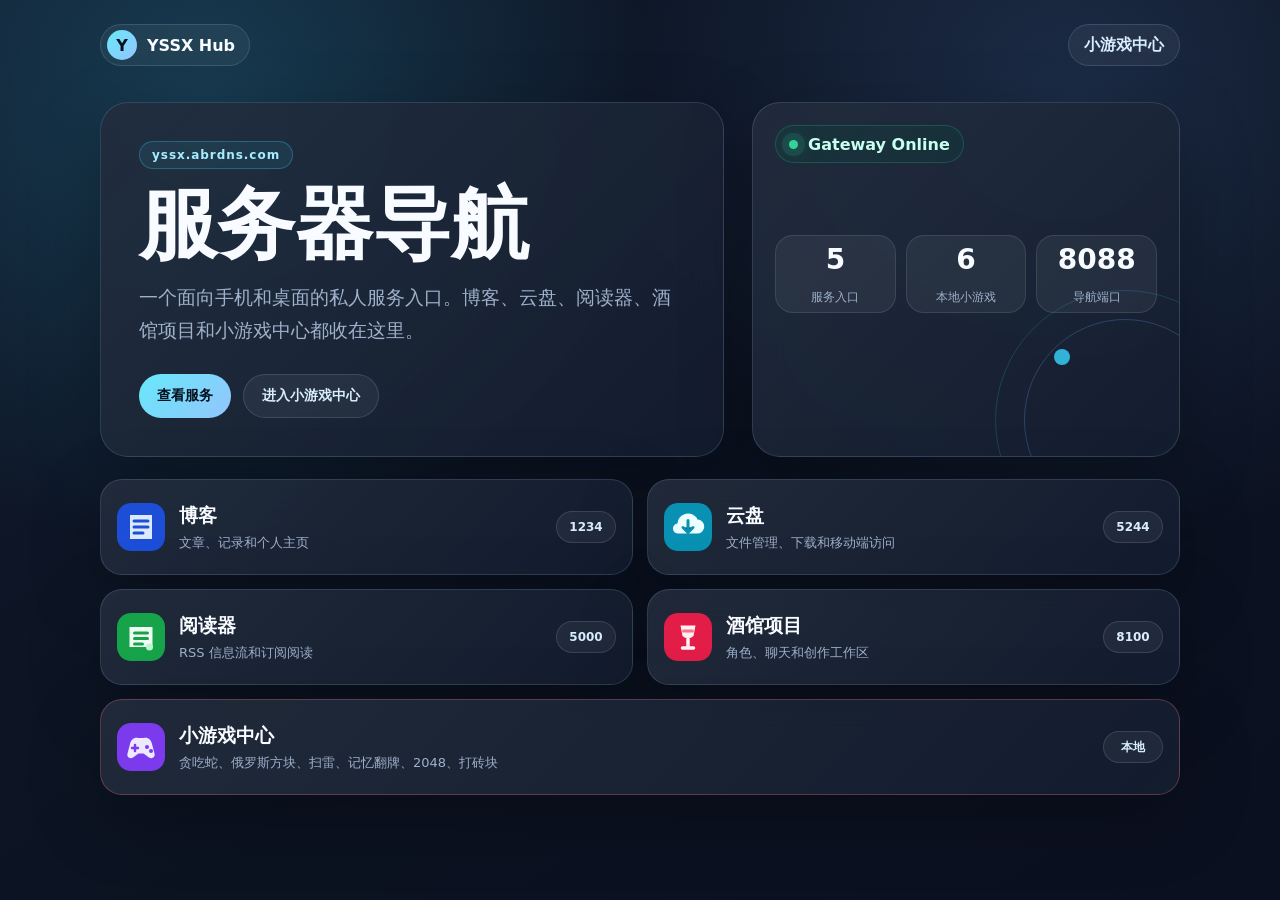
<file: server-nav/index.html>
<!doctype html>
<html lang="zh-CN">
  <head>
    <meta charset="utf-8" />
    <meta name="viewport" content="width=device-width, initial-scale=1" />
    <meta name="theme-color" content="#0b1220" />
    <title>YSSX 服务器导航</title>
    <link rel="stylesheet" href="./styles.css?v=20260626-3" />
  </head>
  <body>
    <div class="page-bg" aria-hidden="true"></div>

    <main class="app-shell">
      <nav class="topbar" aria-label="站点导航">
        <a class="brand" href="./" aria-label="YSSX Hub 首页">
          <span class="brand-mark">Y</span>
          <span>YSSX Hub</span>
        </a>
        <a class="nav-pill" href="./games/">小游戏中心</a>
      </nav>

      <header class="hero">
        <section class="hero-copy">
          <p class="eyebrow">yssx.abrdns.com</p>
          <h1>服务器导航</h1>
          <p class="subtitle">一个面向手机和桌面的私人服务入口。博客、云盘、阅读器、酒馆项目和小游戏中心都收在这里。</p>
          <div class="hero-actions">
            <a class="primary-btn" href="#services">查看服务</a>
            <a class="ghost-btn" href="./games/">进入小游戏中心</a>
          </div>
        </section>

        <section class="status-console" aria-label="服务概览">
          <div class="console-header">
            <span class="signal"></span>
            <strong>Gateway Online</strong>
          </div>
          <div class="console-grid">
            <span><b>5</b><small>服务入口</small></span>
            <span><b>6</b><small>本地小游戏</small></span>
            <span><b>8088</b><small>导航端口</small></span>
          </div>
          <div class="console-orbit" aria-hidden="true">
            <span></span>
            <span></span>
            <span></span>
          </div>
        </section>
      </header>

      <section id="services" class="services" aria-label="服务器服务">
        <a class="service-card" href="http://yssx.abrdns.com:1234/">
          <img src="./assets/icon-blog.svg" alt="" />
          <span class="service-text">
            <b>博客</b>
            <small>文章、记录和个人主页</small>
          </span>
          <span class="service-tag">1234</span>
        </a>

        <a class="service-card" href="http://yssx.abrdns.com:5244/">
          <img src="./assets/icon-cloud.svg" alt="" />
          <span class="service-text">
            <b>云盘</b>
            <small>文件管理、下载和移动端访问</small>
          </span>
          <span class="service-tag">5244</span>
        </a>

        <a class="service-card" href="http://yssx.abrdns.com:5000/">
          <img src="./assets/icon-reader.svg" alt="" />
          <span class="service-text">
            <b>阅读器</b>
            <small>RSS 信息流和订阅阅读</small>
          </span>
          <span class="service-tag">5000</span>
        </a>

        <a class="service-card" href="http://yssx.abrdns.com:8100/">
          <img src="./assets/icon-tavern.svg" alt="" />
          <span class="service-text">
            <b>酒馆项目</b>
            <small>角色、聊天和创作工作区</small>
          </span>
          <span class="service-tag">8100</span>
        </a>

        <a class="service-card service-card-wide" href="./games/">
          <img src="./assets/icon-games.svg" alt="" />
          <span class="service-text">
            <b>小游戏中心</b>
            <small>贪吃蛇、俄罗斯方块、扫雷、记忆翻牌、2048、打砖块</small>
          </span>
          <span class="service-tag">本地</span>
        </a>
      </section>
    </main>
  </body>
</html>
</file>
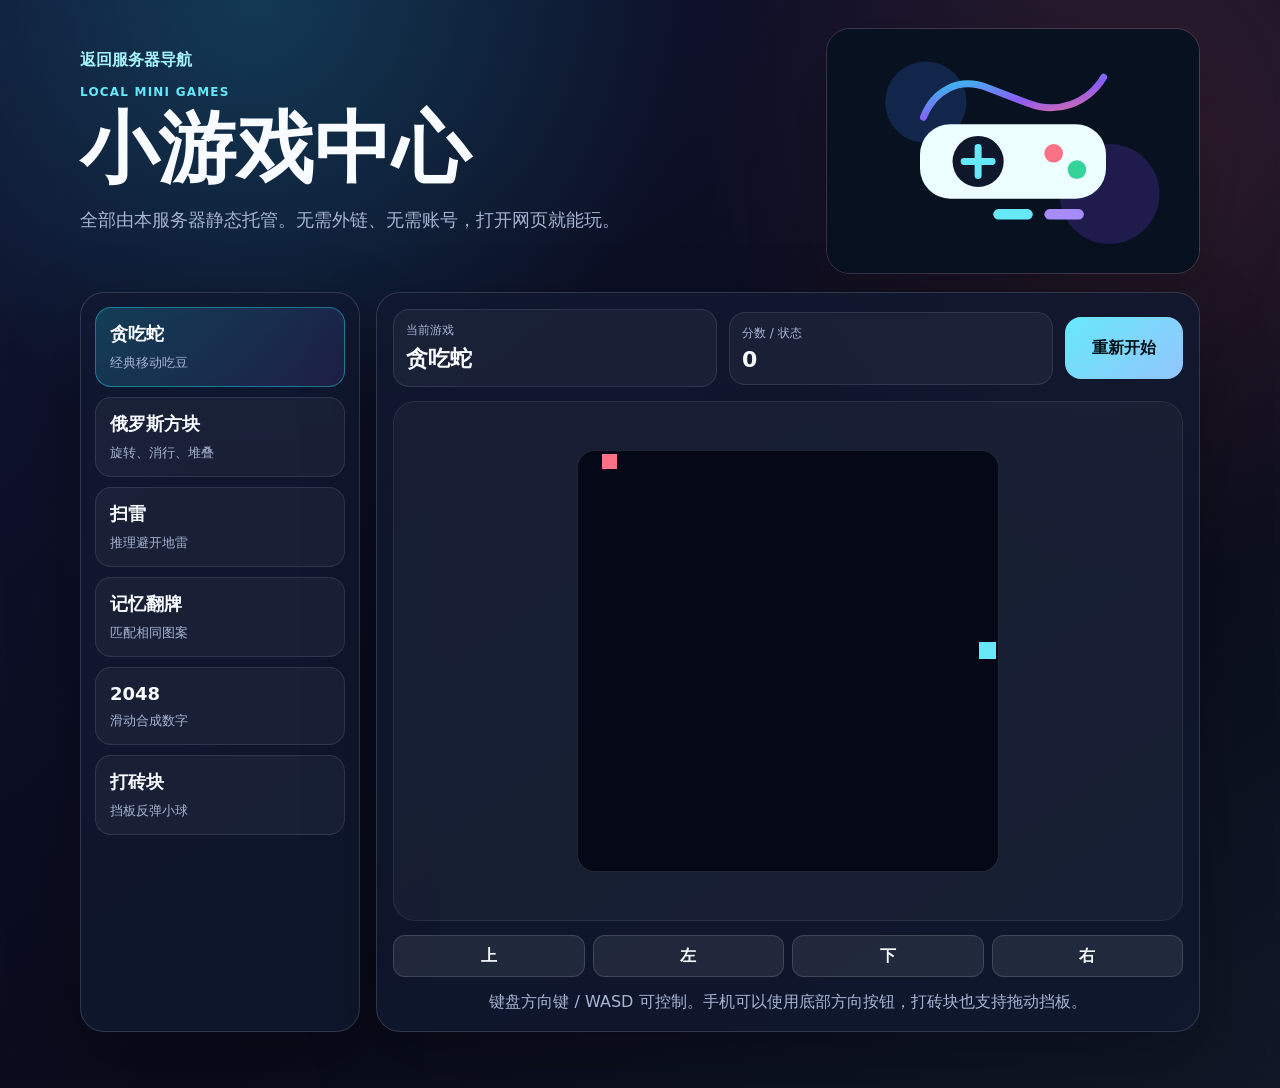
<file: server-nav/games/index.html>
<!doctype html>
<html lang="zh-CN">
  <head>
    <meta charset="utf-8" />
    <meta name="viewport" content="width=device-width, initial-scale=1" />
    <meta name="theme-color" content="#090b1a" />
    <title>YSSX 小游戏中心</title>
    <link rel="stylesheet" href="./games.css" />
  </head>
  <body>
    <main class="game-shell">
      <header class="game-hero">
        <section>
          <a class="back-link" href="../">返回服务器导航</a>
          <p class="kicker">LOCAL MINI GAMES</p>
          <h1>小游戏中心</h1>
          <p>全部由本服务器静态托管。无需外链、无需账号，打开网页就能玩。</p>
        </section>
        <img src="../assets/game-hero.svg" alt="小游戏手柄插画" />
      </header>

      <section class="layout">
        <aside class="catalog" aria-label="小游戏列表">
          <button class="game-tab active" data-game="snake">
            <b>贪吃蛇</b><span>经典移动吃豆</span>
          </button>
          <button class="game-tab" data-game="tetris">
            <b>俄罗斯方块</b><span>旋转、消行、堆叠</span>
          </button>
          <button class="game-tab" data-game="mines">
            <b>扫雷</b><span>推理避开地雷</span>
          </button>
          <button class="game-tab" data-game="memory">
            <b>记忆翻牌</b><span>匹配相同图案</span>
          </button>
          <button class="game-tab" data-game="tile2048">
            <b>2048</b><span>滑动合成数字</span>
          </button>
          <button class="game-tab" data-game="breakout">
            <b>打砖块</b><span>挡板反弹小球</span>
          </button>
        </aside>

        <section class="play-panel">
          <div class="panel-head">
            <div>
              <span>当前游戏</span>
              <strong id="gameTitle">贪吃蛇</strong>
            </div>
            <div>
              <span>分数 / 状态</span>
              <strong id="score">0</strong>
            </div>
            <button id="restartBtn" type="button">重新开始</button>
          </div>

          <section class="game-board active" id="snakeGame" aria-label="贪吃蛇">
            <canvas id="snakeCanvas" width="420" height="420"></canvas>
          </section>

          <section class="game-board" id="tetrisGame" aria-label="俄罗斯方块">
            <canvas id="tetrisCanvas" width="300" height="600"></canvas>
          </section>

          <section class="game-board" id="minesGame" aria-label="扫雷">
            <div class="mines-grid" id="minesGrid"></div>
          </section>

          <section class="game-board" id="memoryGame" aria-label="记忆翻牌">
            <div class="memory-grid" id="memoryGrid"></div>
          </section>

          <section class="game-board" id="tile2048Game" aria-label="2048">
            <div class="tiles" id="tiles"></div>
          </section>

          <section class="game-board" id="breakoutGame" aria-label="打砖块">
            <canvas id="breakoutCanvas" width="520" height="360"></canvas>
          </section>

          <div class="mobile-pad" aria-label="移动端方向控制">
            <button data-dir="up">上</button>
            <button data-dir="left">左</button>
            <button data-dir="down">下</button>
            <button data-dir="right">右</button>
          </div>
          <p class="hint">键盘方向键 / WASD 可控制。手机可以使用底部方向按钮，打砖块也支持拖动挡板。</p>
        </section>
      </section>
    </main>

    <script src="./games.js"></script>
  </body>
</html>
</file>
<file: server-nav/styles.css>
:root {
  color-scheme: dark;
  --bg: #0b1220;
  --panel: rgba(15, 25, 44, 0.86);
  --panel-soft: rgba(255, 255, 255, 0.055);
  --text: #f8fbff;
  --muted: #9fb0cb;
  --line: rgba(171, 214, 255, 0.16);
  --cyan: #38d9ff;
  --blue: #6ea8ff;
  --green: #34d399;
  --pink: #fb7185;
}

* {
  box-sizing: border-box;
}

html {
  min-height: 100%;
  scroll-behavior: smooth;
  background: var(--bg);
}

body {
  min-height: 100vh;
  margin: 0;
  overflow-x: hidden;
  color: var(--text);
  font-family:
    Inter, ui-sans-serif, system-ui, -apple-system, BlinkMacSystemFont, "Segoe UI",
    "Microsoft YaHei", sans-serif;
  background:
    radial-gradient(circle at 16% 12%, rgba(56, 217, 255, 0.18), transparent 28rem),
    radial-gradient(circle at 84% 12%, rgba(110, 168, 255, 0.16), transparent 28rem),
    linear-gradient(145deg, #111b2e 0%, #0b1220 58%, #0b1020 100%);
}

body::before {
  position: fixed;
  inset: 0;
  z-index: -2;
  pointer-events: none;
  content: "";
  background-image:
    radial-gradient(circle, rgba(255, 255, 255, 0.28) 0 1px, transparent 1.5px),
    linear-gradient(rgba(56, 217, 255, 0.08) 1px, transparent 1px),
    linear-gradient(90deg, rgba(56, 217, 255, 0.08) 1px, transparent 1px);
  background-size: 120px 120px, 64px 64px, 64px 64px;
  mask-image: linear-gradient(to bottom, rgba(0, 0, 0, 0.75), transparent 88%);
}

a {
  color: inherit;
  text-decoration: none;
}

.app-shell {
  width: min(1080px, calc(100% - 32px));
  margin: 0 auto;
  padding: 24px 0 56px;
}

.topbar {
  display: flex;
  align-items: center;
  justify-content: space-between;
  gap: 12px;
  margin-bottom: 36px;
}

.brand,
.nav-pill {
  display: inline-flex;
  align-items: center;
  min-height: 42px;
  border: 1px solid var(--line);
  border-radius: 999px;
  background: var(--panel-soft);
  font-weight: 900;
  backdrop-filter: blur(16px);
}

.brand {
  gap: 10px;
  padding: 5px 14px 5px 6px;
}

.brand-mark {
  display: grid;
  place-items: center;
  width: 30px;
  height: 30px;
  border-radius: 999px;
  color: #06111f;
  background: linear-gradient(135deg, #67e8f9, #93c5fd);
}

.nav-pill {
  padding: 0 15px;
  color: #d8eeff;
}

.hero {
  display: grid;
  grid-template-columns: minmax(0, 1.05fr) minmax(280px, 0.72fr);
  gap: 28px;
  align-items: stretch;
  margin-bottom: 22px;
}

.hero-copy,
.status-console,
.service-card {
  border: 1px solid var(--line);
  background:
    linear-gradient(135deg, rgba(255, 255, 255, 0.08), rgba(255, 255, 255, 0.025)),
    var(--panel);
  box-shadow: 0 22px 70px rgba(0, 0, 0, 0.26);
  backdrop-filter: blur(18px);
}

.hero-copy {
  min-height: 310px;
  padding: clamp(24px, 4vw, 38px);
  border-radius: 28px;
}

.eyebrow {
  display: inline-flex;
  align-items: center;
  min-height: 28px;
  margin: 0 0 16px;
  padding: 0 12px;
  border: 1px solid rgba(56, 217, 255, 0.28);
  border-radius: 999px;
  color: #a8edff;
  background: rgba(56, 217, 255, 0.08);
  font-size: 12px;
  font-weight: 900;
  letter-spacing: 0.08em;
}

h1 {
  margin: 0;
  font-size: clamp(46px, 8vw, 78px);
  line-height: 1;
  letter-spacing: 0;
}

.subtitle {
  max-width: 620px;
  margin: 18px 0 0;
  color: var(--muted);
  font-size: clamp(16px, 2vw, 19px);
  line-height: 1.72;
}

.hero-actions {
  display: flex;
  flex-wrap: wrap;
  gap: 12px;
  margin-top: 28px;
}

.primary-btn,
.ghost-btn {
  display: inline-flex;
  align-items: center;
  justify-content: center;
  min-height: 44px;
  padding: 0 18px;
  border-radius: 999px;
  font-size: 14px;
  font-weight: 900;
}

.primary-btn {
  color: #06111f;
  background: linear-gradient(135deg, #67e8f9, #93c5fd);
}

.ghost-btn {
  border: 1px solid var(--line);
  color: #d8eeff;
  background: rgba(255, 255, 255, 0.055);
}

.status-console {
  position: relative;
  min-height: 310px;
  overflow: hidden;
  padding: 22px;
  border-radius: 28px;
}

.console-header {
  display: inline-flex;
  align-items: center;
  gap: 10px;
  min-height: 38px;
  padding: 0 13px;
  border: 1px solid rgba(52, 211, 153, 0.22);
  border-radius: 999px;
  color: #c7fff0;
  background: rgba(6, 78, 59, 0.24);
}

.signal {
  width: 9px;
  height: 9px;
  border-radius: 999px;
  background: var(--green);
  box-shadow: 0 0 0 7px rgba(52, 211, 153, 0.12), 0 0 20px rgba(52, 211, 153, 0.72);
}

.console-grid {
  position: relative;
  z-index: 2;
  display: grid;
  grid-template-columns: repeat(3, minmax(0, 1fr));
  gap: 10px;
  margin-top: 72px;
}

.console-grid span {
  display: grid;
  min-height: 78px;
  place-items: center;
  border: 1px solid rgba(255, 255, 255, 0.1);
  border-radius: 18px;
  background: rgba(255, 255, 255, 0.055);
  text-align: center;
}

.console-grid b {
  font-size: 28px;
}

.console-grid small {
  color: var(--muted);
  font-size: 12px;
}

.console-orbit {
  position: absolute;
  right: -76px;
  bottom: -94px;
  width: 260px;
  height: 260px;
  border: 1px solid rgba(56, 217, 255, 0.22);
  border-radius: 999px;
  opacity: 0.8;
}

.console-orbit span {
  position: absolute;
  border-radius: 999px;
}

.console-orbit span:nth-child(1) {
  inset: 28px;
  border: 1px solid rgba(110, 168, 255, 0.32);
}

.console-orbit span:nth-child(2) {
  top: 58px;
  left: 58px;
  width: 16px;
  height: 16px;
  background: var(--cyan);
}

.console-orbit span:nth-child(3) {
  right: 66px;
  bottom: 52px;
  width: 12px;
  height: 12px;
  background: var(--pink);
}

.services {
  display: grid;
  grid-template-columns: repeat(2, minmax(0, 1fr));
  gap: 14px;
}

.service-card {
  position: relative;
  display: grid;
  grid-template-columns: 48px minmax(0, 1fr) auto;
  gap: 14px;
  align-items: center;
  min-height: 96px;
  padding: 16px;
  overflow: hidden;
  border-radius: 22px;
  transition:
    transform 160ms ease,
    border-color 160ms ease,
    background 160ms ease;
}

.service-card:hover,
.service-card:focus-visible {
  border-color: rgba(255, 255, 255, 0.34);
  outline: none;
  transform: translateY(-3px);
}

.service-card img {
  width: 48px;
  height: 48px;
  border-radius: 14px;
}

.service-text {
  min-width: 0;
}

.service-text b {
  display: block;
  font-size: 19px;
}

.service-text small {
  display: block;
  overflow: hidden;
  margin-top: 5px;
  color: var(--muted);
  font-size: 13px;
  text-overflow: ellipsis;
  white-space: nowrap;
}

.service-tag {
  display: inline-flex;
  align-items: center;
  justify-content: center;
  min-width: 60px;
  min-height: 32px;
  padding: 0 11px;
  border: 1px solid rgba(255, 255, 255, 0.12);
  border-radius: 999px;
  color: #d8eeff;
  background: rgba(255, 255, 255, 0.055);
  font-size: 12px;
  font-weight: 900;
}

.service-card-wide {
  grid-column: 1 / -1;
  border-color: rgba(251, 113, 133, 0.3);
}

@media (max-width: 820px) {
  .hero,
  .services {
    grid-template-columns: 1fr;
  }

  .console-grid {
    margin-top: 42px;
  }
}

@media (max-width: 560px) {
  .app-shell {
    width: min(100% - 24px, 520px);
    padding-top: 16px;
  }

  .topbar {
    align-items: stretch;
    flex-direction: column;
  }

  .brand,
  .nav-pill {
    justify-content: center;
  }

  .hero-copy,
  .status-console {
    min-height: auto;
    border-radius: 22px;
  }

  .hero-actions {
    display: grid;
  }

  .console-grid {
    grid-template-columns: 1fr;
  }

  .service-card {
    grid-template-columns: 44px minmax(0, 1fr);
  }

  .service-card img {
    width: 44px;
    height: 44px;
  }

  .service-tag {
    grid-column: 2;
    justify-self: start;
  }
}
</file>
<file: server-nav/games/games.css>
:root {
  color-scheme: dark;
  --bg: #090b1a;
  --panel: rgba(17, 25, 48, 0.82);
  --panel-strong: rgba(23, 34, 65, 0.95);
  --text: #f8fbff;
  --muted: #a7b4d2;
  --line: rgba(255, 255, 255, 0.14);
  --cyan: #22d3ee;
  --pink: #fb7185;
  --green: #34d399;
}

* {
  box-sizing: border-box;
}

body {
  min-height: 100vh;
  margin: 0;
  color: var(--text);
  font-family:
    Inter, ui-sans-serif, system-ui, -apple-system, BlinkMacSystemFont, "Segoe UI",
    "Microsoft YaHei", sans-serif;
  background:
    radial-gradient(circle at 20% 0%, rgba(34, 211, 238, 0.2), transparent 28rem),
    radial-gradient(circle at 90% 12%, rgba(251, 113, 133, 0.16), transparent 28rem),
    linear-gradient(145deg, #101432, #090b1a 62%, #101827);
}

a,
button {
  color: inherit;
  font: inherit;
}

a {
  text-decoration: none;
}

button {
  cursor: pointer;
}

.game-shell {
  width: min(1120px, calc(100% - 32px));
  margin: 0 auto;
  padding: 28px 0 56px;
}

.game-hero {
  display: grid;
  grid-template-columns: minmax(0, 1fr) minmax(260px, 0.52fr);
  gap: 26px;
  align-items: center;
  margin-bottom: 18px;
}

.back-link {
  display: inline-flex;
  margin-bottom: 14px;
  color: #a5f3fc;
  font-weight: 900;
}

.kicker {
  margin: 0 0 10px;
  color: #67e8f9;
  font-size: 12px;
  font-weight: 900;
  letter-spacing: 0.1em;
}

h1 {
  margin: 0;
  font-size: clamp(42px, 7vw, 78px);
  line-height: 1;
}

.game-hero p:last-child {
  max-width: 560px;
  color: var(--muted);
  font-size: 18px;
  line-height: 1.68;
}

.game-hero img {
  width: 100%;
  border: 1px solid var(--line);
  border-radius: 24px;
  box-shadow: 0 24px 74px rgba(0, 0, 0, 0.28);
}

.layout {
  display: grid;
  grid-template-columns: 280px minmax(0, 1fr);
  gap: 16px;
}

.catalog,
.play-panel {
  border: 1px solid var(--line);
  border-radius: 24px;
  background: var(--panel);
  box-shadow: 0 24px 70px rgba(0, 0, 0, 0.28);
}

.catalog {
  display: grid;
  align-content: start;
  gap: 10px;
  padding: 14px;
}

.game-tab {
  min-height: 78px;
  padding: 14px;
  border: 1px solid rgba(255, 255, 255, 0.1);
  border-radius: 16px;
  color: var(--text);
  background: rgba(255, 255, 255, 0.045);
  text-align: left;
}

.game-tab b {
  display: block;
  margin-bottom: 6px;
  font-size: 18px;
}

.game-tab span {
  color: var(--muted);
  font-size: 13px;
}

.game-tab.active {
  border-color: rgba(34, 211, 238, 0.46);
  background: linear-gradient(135deg, rgba(34, 211, 238, 0.2), rgba(139, 92, 246, 0.12));
}

.play-panel {
  padding: 16px;
}

.panel-head {
  display: grid;
  grid-template-columns: minmax(0, 1fr) minmax(0, 1fr) auto;
  gap: 12px;
  align-items: center;
  margin-bottom: 14px;
}

.panel-head > div,
#restartBtn {
  min-height: 62px;
  padding: 12px;
  border: 1px solid rgba(255, 255, 255, 0.1);
  border-radius: 16px;
  background: rgba(255, 255, 255, 0.045);
}

.panel-head span {
  display: block;
  color: var(--muted);
  font-size: 12px;
}

.panel-head strong {
  display: block;
  margin-top: 5px;
  font-size: 22px;
}

#restartBtn {
  min-width: 118px;
  border: 0;
  color: #021018;
  background: linear-gradient(135deg, #67e8f9, #93c5fd);
  font-weight: 900;
}

.game-board {
  display: none;
  min-height: 520px;
  place-items: center;
  padding: 18px;
  border: 1px solid rgba(255, 255, 255, 0.08);
  border-radius: 22px;
  background: rgba(255, 255, 255, 0.035);
}

.game-board.active {
  display: grid;
}

canvas {
  display: block;
  max-width: 100%;
  border: 1px solid rgba(255, 255, 255, 0.12);
  border-radius: 18px;
  background: #050816;
}

.tiles,
.memory-grid,
.mines-grid {
  display: grid;
  gap: 10px;
}

.tiles {
  grid-template-columns: repeat(4, 82px);
  grid-template-rows: repeat(4, 82px);
  padding: 10px;
  border-radius: 18px;
  background: rgba(255, 255, 255, 0.08);
}

.tile {
  display: grid;
  place-items: center;
  border-radius: 14px;
  color: #0f172a;
  background: #dbeafe;
  font-size: 28px;
  font-weight: 900;
}

.tile.empty {
  background: rgba(255, 255, 255, 0.08);
}

.mines-grid {
  grid-template-columns: repeat(9, 42px);
}

.mine-cell,
.memory-card {
  display: grid;
  place-items: center;
  border: 1px solid rgba(255, 255, 255, 0.12);
  border-radius: 12px;
  color: var(--text);
  background: rgba(255, 255, 255, 0.08);
  font-weight: 900;
}

.mine-cell {
  width: 42px;
  height: 42px;
}

.mine-cell.open {
  color: #dbeafe;
  background: rgba(34, 211, 238, 0.18);
}

.mine-cell.flag {
  color: #facc15;
}

.memory-grid {
  grid-template-columns: repeat(4, 86px);
}

.memory-card {
  width: 86px;
  height: 86px;
  font-size: 34px;
}

.memory-card.matched,
.memory-card.open {
  background: rgba(52, 211, 153, 0.2);
}

.mobile-pad {
  display: grid;
  grid-template-columns: repeat(4, 1fr);
  gap: 8px;
  margin-top: 14px;
}

.mobile-pad button {
  min-height: 42px;
  border: 1px solid var(--line);
  border-radius: 12px;
  color: var(--text);
  background: rgba(255, 255, 255, 0.08);
  font-weight: 900;
}

.hint {
  margin: 12px 0 0;
  color: var(--muted);
  text-align: center;
  line-height: 1.6;
}

@media (max-width: 880px) {
  .game-hero,
  .layout,
  .panel-head {
    grid-template-columns: 1fr;
  }

  .catalog {
    grid-template-columns: repeat(2, minmax(0, 1fr));
  }
}

@media (max-width: 560px) {
  .game-shell {
    width: min(100% - 24px, 520px);
  }

  .catalog {
    grid-template-columns: 1fr;
  }

  .game-board {
    min-height: 390px;
    padding: 12px;
  }

  .tiles {
    grid-template-columns: repeat(4, 62px);
    grid-template-rows: repeat(4, 62px);
  }

  .tile {
    font-size: 21px;
  }

  .mines-grid {
    grid-template-columns: repeat(9, 31px);
    gap: 6px;
  }

  .mine-cell {
    width: 31px;
    height: 31px;
    border-radius: 9px;
  }

  .memory-grid {
    grid-template-columns: repeat(4, 62px);
  }

  .memory-card {
    width: 62px;
    height: 62px;
    font-size: 28px;
  }
}
</file>
